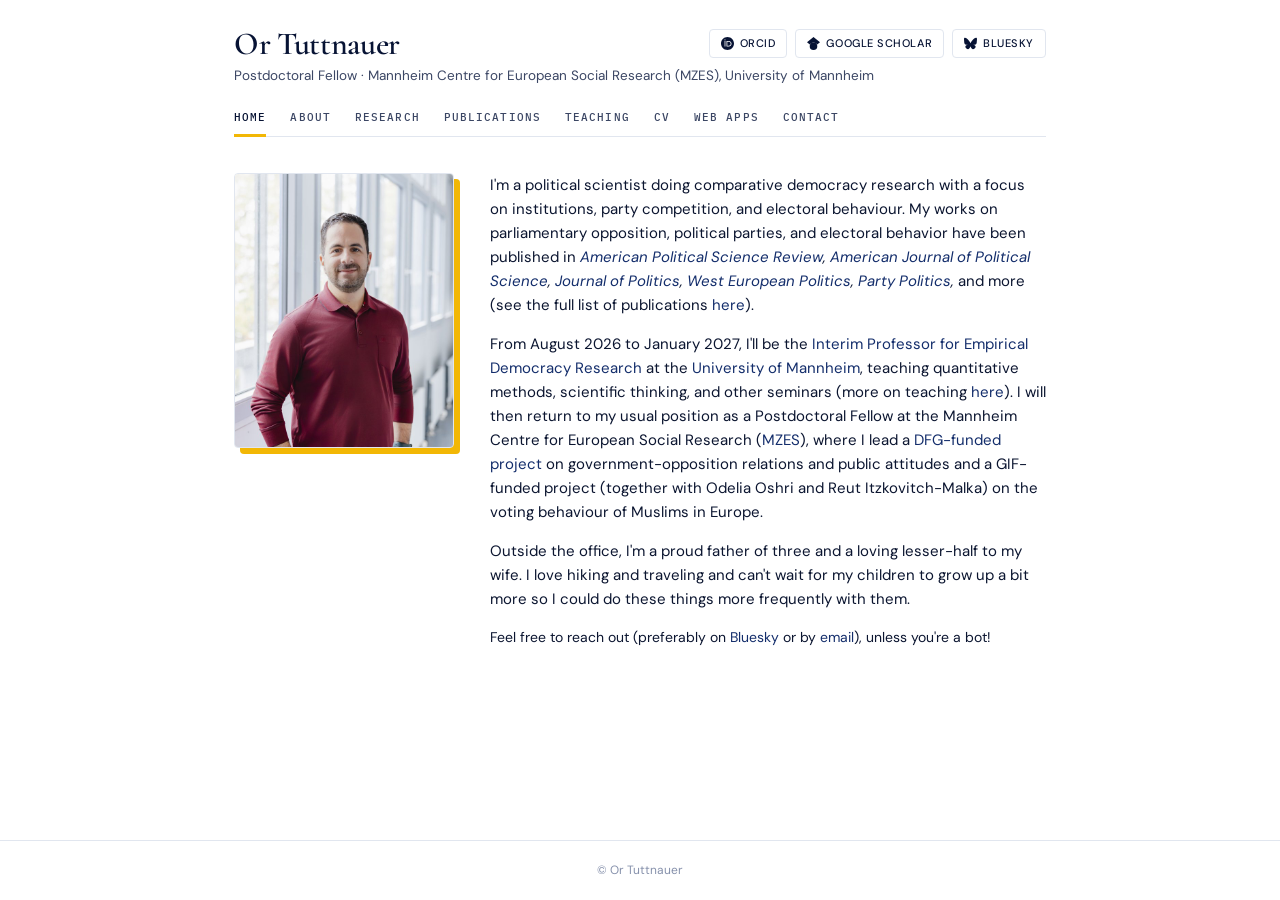
<file: index.html>
<!DOCTYPE html>
<html lang="en">
<head>
<meta charset="UTF-8">
<meta name="viewport" content="width=device-width, initial-scale=1.0">
<title>Or Tuttnauer</title>
<meta name="description" content="Or Tuttnauer, political scientist — comparative democracy research, party competition, and electoral behaviour.">
<link rel="preconnect" href="https://fonts.googleapis.com">
<link rel="preconnect" href="https://fonts.gstatic.com" crossorigin>
<link href="https://fonts.googleapis.com/css2?family=Cormorant+Garamond:ital,wght@0,300;0,400;0,500;0,600;1,300;1,400;1,500&family=IBM+Plex+Mono:wght@400;500&family=DM+Sans:wght@300;400;500;600&display=swap" rel="stylesheet">
<link rel="stylesheet" href="/assets/style.css">
</head>
<body>
<div class="page-wrap">

  <header class="site-header">
    <a class="name" href="/">Or Tuttnauer</a>
    <p class="subtitle">Postdoctoral Fellow · Mannheim Centre for European Social Research (MZES), University of Mannheim</p>
    <div class="profile-links">
        <a class="profile-link" href="https://orcid.org/0000-0001-7338-3717" target="_blank" rel="noopener"><svg viewBox="0 0 24 24" fill="currentColor" aria-hidden="true"><path d="M12 0C5.372 0 0 5.372 0 12s5.372 12 12 12 12-5.372 12-12S18.628 0 12 0zM7.369 4.378c.525 0 .947.431.947.947s-.422.947-.947.947-.946-.431-.946-.947.421-.947.946-.947zm-.722 3.038h1.444v10.041H6.647V7.416zm3.562 0h3.9c3.712 0 5.344 2.653 5.344 5.025 0 2.578-2.016 5.016-5.325 5.016h-3.919V7.416zm1.444 1.303v7.444h2.297c3.272 0 3.862-2.203 3.862-3.722 0-2.016-1.116-3.722-3.781-3.722h-2.378z"/></svg> ORCID</a>
        <a class="profile-link" href="https://scholar.google.com/citations?user=W1PkZGIAAAAJ" target="_blank" rel="noopener"><svg viewBox="0 0 24 24" fill="currentColor" aria-hidden="true"><path d="M5.242 13.769L0 9.5 12 0l12 9.5-5.242 4.269C17.548 11.249 14.978 9.5 12 9.5c-2.977 0-5.548 1.748-6.758 4.269zM12 10a7 7 0 1 0 0 14 7 7 0 0 0 0-14z"/></svg> Google Scholar</a>
        <a class="profile-link" href="https://bsky.app/profile/ortuttnauer.com" target="_blank" rel="noopener"><svg viewBox="0 0 24 24" fill="currentColor" aria-hidden="true"><path d="M5.2 2.9C7.9 4.9 10.9 9.1 12 11.4c1.1-2.3 4.1-6.5 6.8-8.5 2-1.5 5.2-2.6 5.2 1 0 .7-.4 6.1-.6 7-.8 3.1-4 3.9-6.8 3.4 4.9.8 6.2 3.6 3.5 6.4-5.1 5.2-7.3-1.3-7.9-3-.1-.3-.2-.5-.2-.3 0-.2-.1 0-.2.3-.6 1.7-2.8 8.2-7.9 3-2.7-2.8-1.4-5.6 3.5-6.4-2.8.5-6-.3-6.8-3.4C.4 10 0 4.6 0 3.9c0-3.6 3.2-2.5 5.2-1z"/></svg> Bluesky</a>
      </div>
    <nav class="site-nav" aria-label="Main">
        <a href="/" aria-current="page">Home</a>
        <a href="/about/">About</a>
        <a href="/research/">Research</a>
        <a href="/publications/">Publications</a>
        <a href="/teaching/">Teaching</a>
        <a href="/cv/">CV</a>
        <a href="/web-apps/">Web Apps</a>
        <a href="/contact/">Contact</a>
    </nav>
  </header>

  <main>
<section class="intro">
      <img class="portrait" src="/assets/portrait.jpg" alt="Portrait of Or Tuttnauer">
      <div class="prose">
        <p>I'm a political scientist doing comparative democracy research with a focus on institutions, party competition, and electoral behaviour. My works on parliamentary opposition, political parties, and electoral behavior have been published in <em><a href="https://doi.org/10.1017/S0003055422000338" target="_blank" rel="noopener">American Political Science Review</a>, <a href="https://doi.org/10.1111/ajps.12696" target="_blank" rel="noopener">American Journal of Political Science</a>, <a href="https://doi.org/10.1086/709835" target="_blank" rel="noopener">Journal of Politics</a>, <a href="https://doi.org/10.1080/01402382.2021.1886519" target="_blank" rel="noopener">West European Politics</a>, <a href="https://doi.org/10.1177/13540688211060658" target="_blank" rel="noopener">Party Politics</a>,</em> and more (see the full list of publications <a href="/publications/">here</a>).</p>
        <p>From August 2026 to January 2027, I'll be the <a href="https://www.sowi.uni-mannheim.de/traunmueller/team/or-tuttnauer/">Interim Professor for Empirical Democracy Research</a> at the <a href="https://www.uni-mannheim.de">University of Mannheim</a>, teaching quantitative methods, scientific thinking, and other seminars (more on teaching <a href="/teaching/">here</a>). I will then return to my usual position as a Postdoctoral Fellow at the Mannheim Centre for European Social Research (<a href="https://www.mzes.uni-mannheim.de">MZES</a>), where I lead a <a href="/research/">DFG-funded project</a> on government-opposition relations and public attitudes and a GIF-funded project (together with Odelia Oshri and Reut Itzkovitch-Malka) on the voting behaviour of Muslims in Europe.</p>
        <p>Outside the office, I'm a proud father of three and a loving lesser-half to my wife. I love hiking and traveling and can't wait for my children to grow up a bit more so I could do these things more frequently with them.</p>
        <p class="closing-note">Feel free to reach out (preferably on <a href="https://bsky.app/profile/ortuttnauer.com" target="_blank" rel="noopener">Bluesky</a> or by <a href="/contact/">email</a>), unless you're a bot!</p>
      </div>
    </section>
  </main>

</div>

<footer class="page-footer">
  © Or Tuttnauer
</footer>
</body>
</html>
</file>
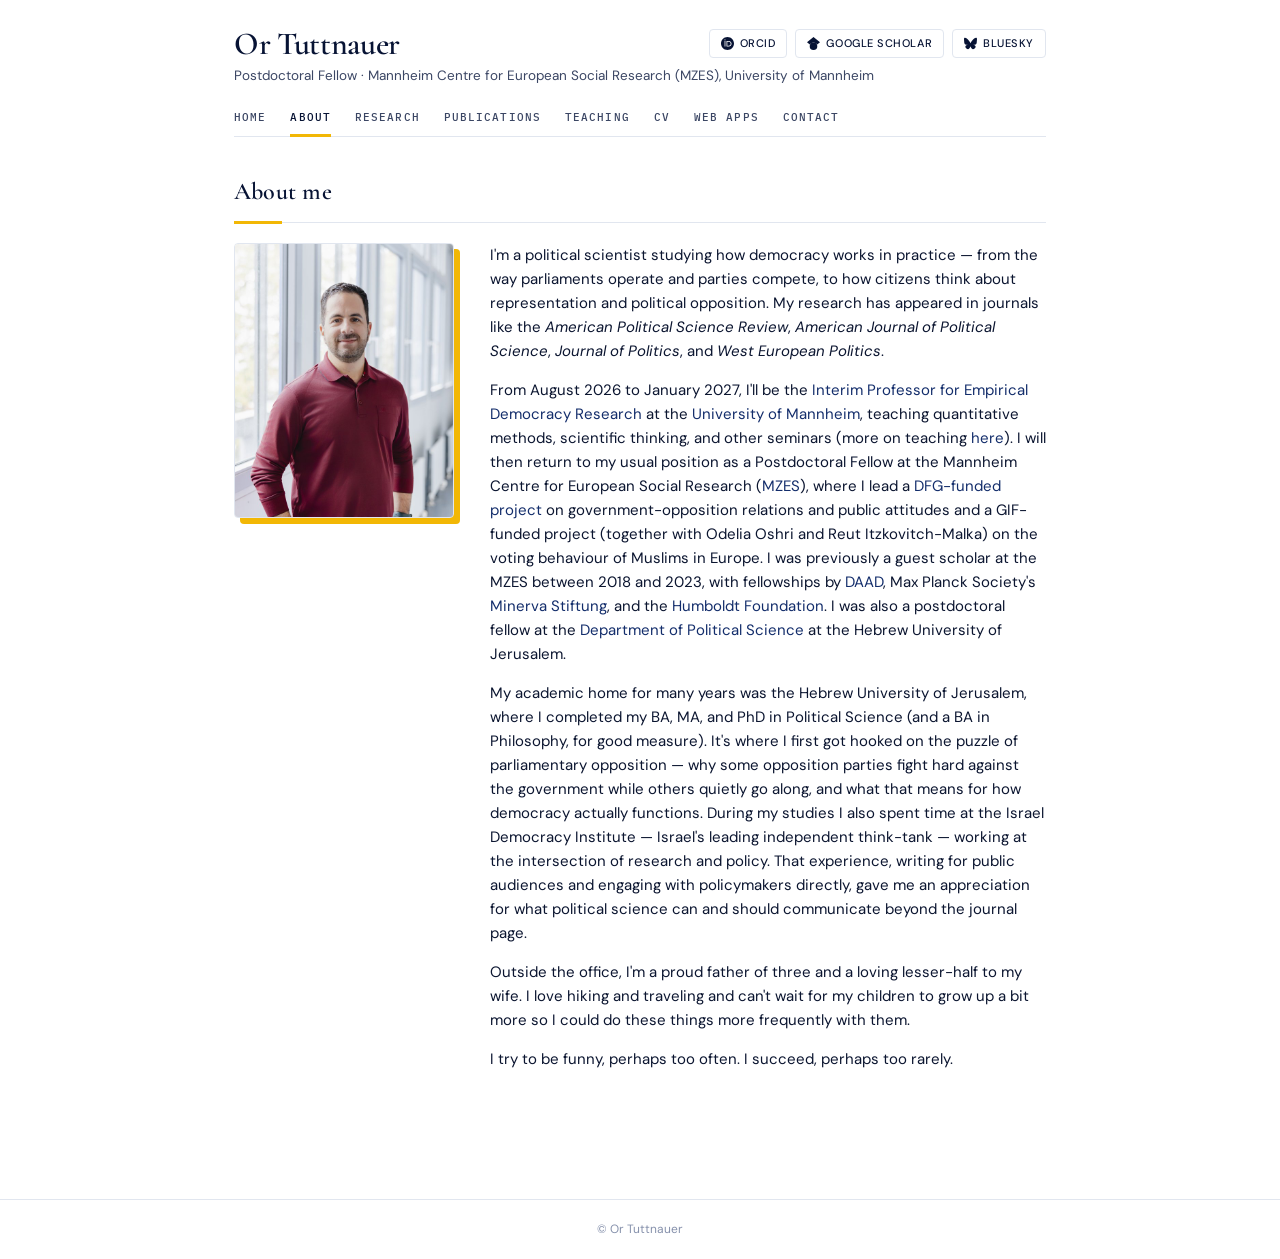
<file: about/index.html>
<!DOCTYPE html>
<html lang="en">
<head>
<meta charset="UTF-8">
<meta name="viewport" content="width=device-width, initial-scale=1.0">
<title>About — Or Tuttnauer</title>
<meta name="description" content="Or Tuttnauer, political scientist — comparative democracy research, party competition, and electoral behaviour.">
<link rel="preconnect" href="https://fonts.googleapis.com">
<link rel="preconnect" href="https://fonts.gstatic.com" crossorigin>
<link href="https://fonts.googleapis.com/css2?family=Cormorant+Garamond:ital,wght@0,300;0,400;0,500;0,600;1,300;1,400;1,500&family=IBM+Plex+Mono:wght@400;500&family=DM+Sans:wght@300;400;500;600&display=swap" rel="stylesheet">
<link rel="stylesheet" href="/assets/style.css">
</head>
<body>
<div class="page-wrap">

  <header class="site-header">
    <a class="name" href="/">Or Tuttnauer</a>
    <p class="subtitle">Postdoctoral Fellow · Mannheim Centre for European Social Research (MZES), University of Mannheim</p>
    <div class="profile-links">
        <a class="profile-link" href="https://orcid.org/0000-0001-7338-3717" target="_blank" rel="noopener"><svg viewBox="0 0 24 24" fill="currentColor" aria-hidden="true"><path d="M12 0C5.372 0 0 5.372 0 12s5.372 12 12 12 12-5.372 12-12S18.628 0 12 0zM7.369 4.378c.525 0 .947.431.947.947s-.422.947-.947.947-.946-.431-.946-.947.421-.947.946-.947zm-.722 3.038h1.444v10.041H6.647V7.416zm3.562 0h3.9c3.712 0 5.344 2.653 5.344 5.025 0 2.578-2.016 5.016-5.325 5.016h-3.919V7.416zm1.444 1.303v7.444h2.297c3.272 0 3.862-2.203 3.862-3.722 0-2.016-1.116-3.722-3.781-3.722h-2.378z"/></svg> ORCID</a>
        <a class="profile-link" href="https://scholar.google.com/citations?user=W1PkZGIAAAAJ" target="_blank" rel="noopener"><svg viewBox="0 0 24 24" fill="currentColor" aria-hidden="true"><path d="M5.242 13.769L0 9.5 12 0l12 9.5-5.242 4.269C17.548 11.249 14.978 9.5 12 9.5c-2.977 0-5.548 1.748-6.758 4.269zM12 10a7 7 0 1 0 0 14 7 7 0 0 0 0-14z"/></svg> Google Scholar</a>
        <a class="profile-link" href="https://bsky.app/profile/ortuttnauer.com" target="_blank" rel="noopener"><svg viewBox="0 0 24 24" fill="currentColor" aria-hidden="true"><path d="M5.2 2.9C7.9 4.9 10.9 9.1 12 11.4c1.1-2.3 4.1-6.5 6.8-8.5 2-1.5 5.2-2.6 5.2 1 0 .7-.4 6.1-.6 7-.8 3.1-4 3.9-6.8 3.4 4.9.8 6.2 3.6 3.5 6.4-5.1 5.2-7.3-1.3-7.9-3-.1-.3-.2-.5-.2-.3 0-.2-.1 0-.2.3-.6 1.7-2.8 8.2-7.9 3-2.7-2.8-1.4-5.6 3.5-6.4-2.8.5-6-.3-6.8-3.4C.4 10 0 4.6 0 3.9c0-3.6 3.2-2.5 5.2-1z"/></svg> Bluesky</a>
      </div>
    <nav class="site-nav" aria-label="Main">
        <a href="/">Home</a>
        <a href="/about/" aria-current="page">About</a>
        <a href="/research/">Research</a>
        <a href="/publications/">Publications</a>
        <a href="/teaching/">Teaching</a>
        <a href="/cv/">CV</a>
        <a href="/web-apps/">Web Apps</a>
        <a href="/contact/">Contact</a>
    </nav>
  </header>

  <main>
<section class="section">
      <h1 class="section-title">About me</h1>
      <div class="intro">
      <img class="portrait" src="/assets/portrait.jpg" alt="Portrait of Or Tuttnauer">
      <div class="prose">
        <p>I'm a political scientist studying how democracy works in practice — from the way parliaments operate and parties compete, to how citizens think about representation and political opposition. My research has appeared in journals like the <em>American Political Science Review</em>, <em>American Journal of Political Science</em>, <em>Journal of Politics</em>, and <em>West European Politics</em>.</p>
        <p>From August 2026 to January 2027, I'll be the <a href="https://www.sowi.uni-mannheim.de/traunmueller/team/or-tuttnauer/">Interim Professor for Empirical Democracy Research</a> at the <a href="https://www.uni-mannheim.de">University of Mannheim</a>, teaching quantitative methods, scientific thinking, and other seminars (more on teaching <a href="/teaching/">here</a>). I will then return to my usual position as a Postdoctoral Fellow at the Mannheim Centre for European Social Research (<a href="https://www.mzes.uni-mannheim.de">MZES</a>), where I lead a <a href="/research/">DFG-funded project</a> on government-opposition relations and public attitudes and a GIF-funded project (together with Odelia Oshri and Reut Itzkovitch-Malka) on the voting behaviour of Muslims in Europe. I was previously a guest scholar at the MZES between 2018 and 2023, with fellowships by <a href="https://www.daad.de">DAAD</a>, Max Planck Society's <a href="https://minerva.mpg.de">Minerva Stiftung</a>, and the <a href="https://www.humboldt-foundation.de/en/">Humboldt Foundation</a>. I was also a postdoctoral fellow at the <a href="https://politics.huji.ac.il">Department of Political Science</a> at the Hebrew University of Jerusalem.</p>
        <p>My academic home for many years was the Hebrew University of Jerusalem, where I completed my BA, MA, and PhD in Political Science (and a BA in Philosophy, for good measure). It's where I first got hooked on the puzzle of parliamentary opposition — why some opposition parties fight hard against the government while others quietly go along, and what that means for how democracy actually functions. During my studies I also spent time at the Israel Democracy Institute — Israel's leading independent think-tank — working at the intersection of research and policy. That experience, writing for public audiences and engaging with policymakers directly, gave me an appreciation for what political science can and should communicate beyond the journal page.</p>
        <p>Outside the office, I'm a proud father of three and a loving lesser-half to my wife. I love hiking and traveling and can't wait for my children to grow up a bit more so I could do these things more frequently with them.</p>
        <p>I try to be funny, perhaps too often. I succeed, perhaps too rarely.</p>
      </div>
      </div>
    </section>
  </main>

</div>

<footer class="page-footer">
  © Or Tuttnauer
</footer>
</body>
</html>
</file>
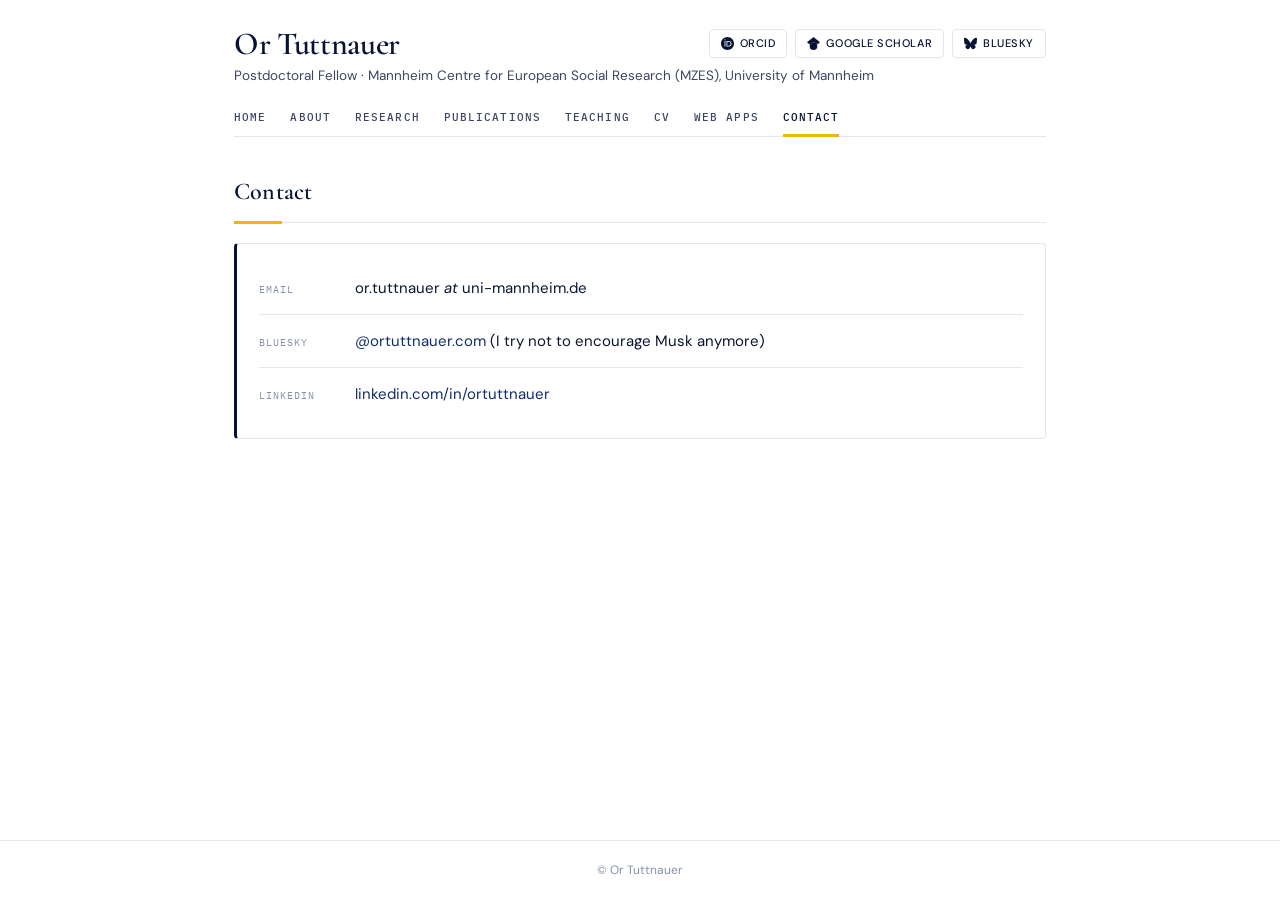
<file: contact/index.html>
<!DOCTYPE html>
<html lang="en">
<head>
<meta charset="UTF-8">
<meta name="viewport" content="width=device-width, initial-scale=1.0">
<title>Contact — Or Tuttnauer</title>
<meta name="description" content="Or Tuttnauer, political scientist — comparative democracy research, party competition, and electoral behaviour.">
<link rel="preconnect" href="https://fonts.googleapis.com">
<link rel="preconnect" href="https://fonts.gstatic.com" crossorigin>
<link href="https://fonts.googleapis.com/css2?family=Cormorant+Garamond:ital,wght@0,300;0,400;0,500;0,600;1,300;1,400;1,500&family=IBM+Plex+Mono:wght@400;500&family=DM+Sans:wght@300;400;500;600&display=swap" rel="stylesheet">
<link rel="stylesheet" href="/assets/style.css">
</head>
<body>
<div class="page-wrap">

  <header class="site-header">
    <a class="name" href="/">Or Tuttnauer</a>
    <p class="subtitle">Postdoctoral Fellow · Mannheim Centre for European Social Research (MZES), University of Mannheim</p>
    <div class="profile-links">
        <a class="profile-link" href="https://orcid.org/0000-0001-7338-3717" target="_blank" rel="noopener"><svg viewBox="0 0 24 24" fill="currentColor" aria-hidden="true"><path d="M12 0C5.372 0 0 5.372 0 12s5.372 12 12 12 12-5.372 12-12S18.628 0 12 0zM7.369 4.378c.525 0 .947.431.947.947s-.422.947-.947.947-.946-.431-.946-.947.421-.947.946-.947zm-.722 3.038h1.444v10.041H6.647V7.416zm3.562 0h3.9c3.712 0 5.344 2.653 5.344 5.025 0 2.578-2.016 5.016-5.325 5.016h-3.919V7.416zm1.444 1.303v7.444h2.297c3.272 0 3.862-2.203 3.862-3.722 0-2.016-1.116-3.722-3.781-3.722h-2.378z"/></svg> ORCID</a>
        <a class="profile-link" href="https://scholar.google.com/citations?user=W1PkZGIAAAAJ" target="_blank" rel="noopener"><svg viewBox="0 0 24 24" fill="currentColor" aria-hidden="true"><path d="M5.242 13.769L0 9.5 12 0l12 9.5-5.242 4.269C17.548 11.249 14.978 9.5 12 9.5c-2.977 0-5.548 1.748-6.758 4.269zM12 10a7 7 0 1 0 0 14 7 7 0 0 0 0-14z"/></svg> Google Scholar</a>
        <a class="profile-link" href="https://bsky.app/profile/ortuttnauer.com" target="_blank" rel="noopener"><svg viewBox="0 0 24 24" fill="currentColor" aria-hidden="true"><path d="M5.2 2.9C7.9 4.9 10.9 9.1 12 11.4c1.1-2.3 4.1-6.5 6.8-8.5 2-1.5 5.2-2.6 5.2 1 0 .7-.4 6.1-.6 7-.8 3.1-4 3.9-6.8 3.4 4.9.8 6.2 3.6 3.5 6.4-5.1 5.2-7.3-1.3-7.9-3-.1-.3-.2-.5-.2-.3 0-.2-.1 0-.2.3-.6 1.7-2.8 8.2-7.9 3-2.7-2.8-1.4-5.6 3.5-6.4-2.8.5-6-.3-6.8-3.4C.4 10 0 4.6 0 3.9c0-3.6 3.2-2.5 5.2-1z"/></svg> Bluesky</a>
      </div>
    <nav class="site-nav" aria-label="Main">
        <a href="/">Home</a>
        <a href="/about/">About</a>
        <a href="/research/">Research</a>
        <a href="/publications/">Publications</a>
        <a href="/teaching/">Teaching</a>
        <a href="/cv/">CV</a>
        <a href="/web-apps/">Web Apps</a>
        <a href="/contact/" aria-current="page">Contact</a>
    </nav>
  </header>

  <main>
<h1 class="section-title">Contact</h1>
    <div class="card">
      <div class="contact-row"><span class="contact-label">Email</span><span>or.tuttnauer <em>at</em> uni-mannheim.de</span></div>
      <div class="contact-row"><span class="contact-label">Bluesky</span><span><a href="https://bsky.app/profile/ortuttnauer.com" target="_blank" rel="noopener">@ortuttnauer.com</a> (I try not to encourage Musk anymore)</span></div>
      <div class="contact-row"><span class="contact-label">LinkedIn</span><span><a href="https://www.linkedin.com/in/ortuttnauer/" target="_blank" rel="noopener">linkedin.com/in/ortuttnauer</a></span></div>
    </div>
  </main>

</div>

<footer class="page-footer">
  © Or Tuttnauer
</footer>
</body>
</html>
</file>
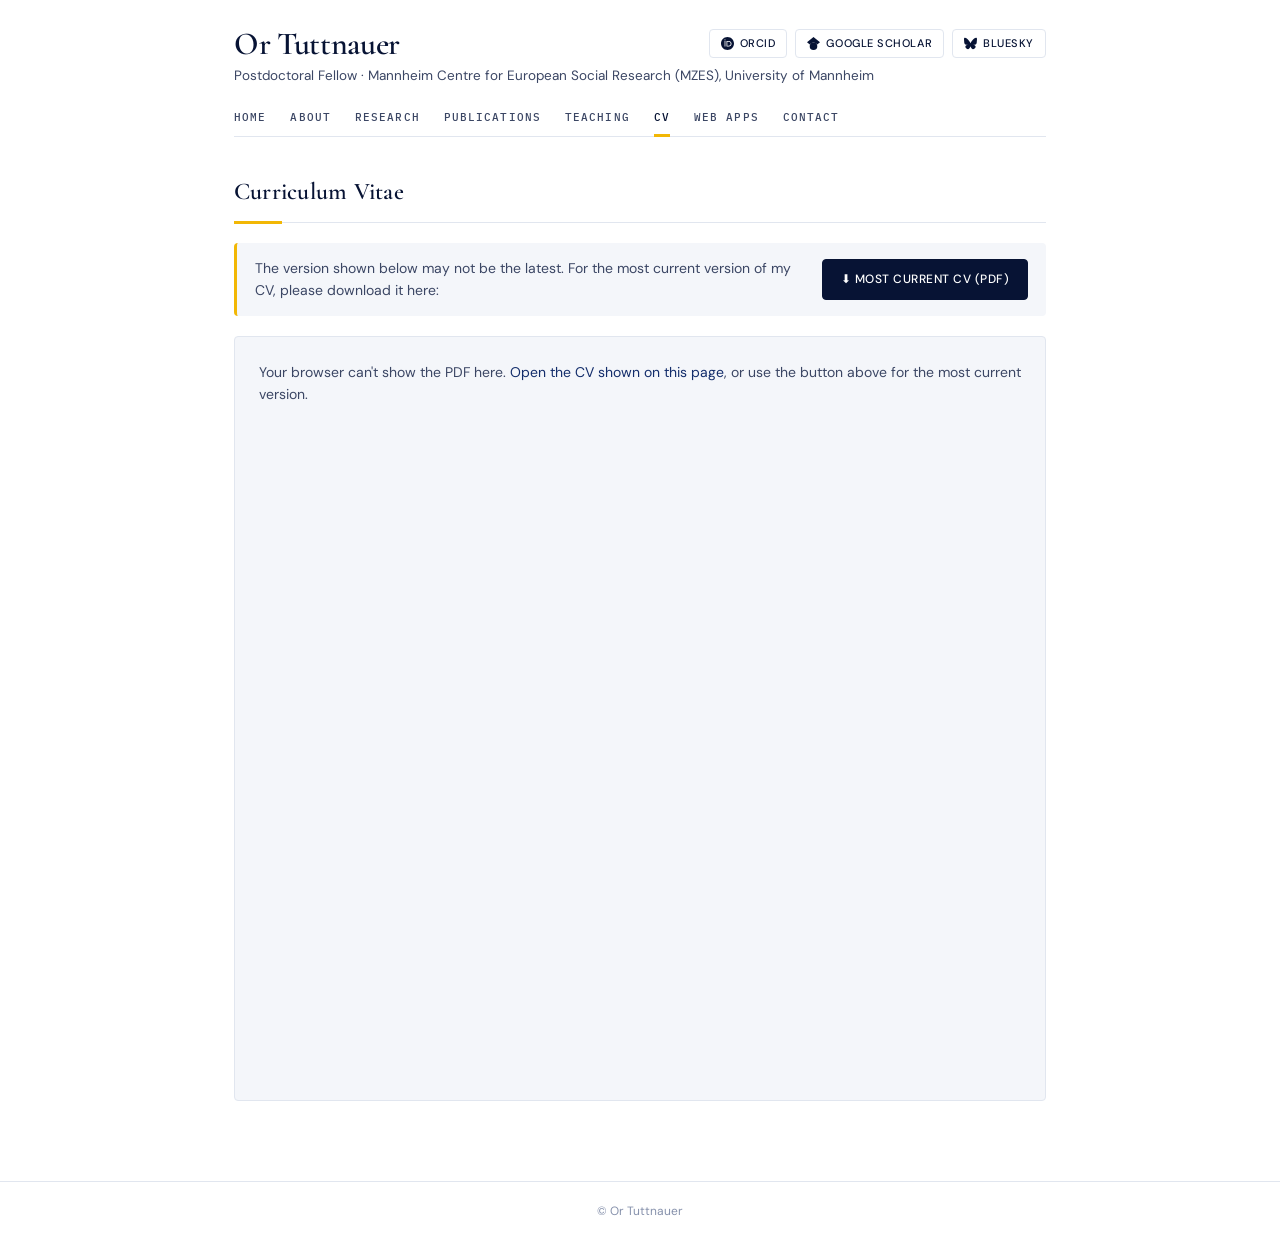
<file: cv/index.html>
<!DOCTYPE html>
<html lang="en">
<head>
<meta charset="UTF-8">
<meta name="viewport" content="width=device-width, initial-scale=1.0">
<title>CV — Or Tuttnauer</title>
<meta name="description" content="Or Tuttnauer, political scientist — comparative democracy research, party competition, and electoral behaviour.">
<link rel="preconnect" href="https://fonts.googleapis.com">
<link rel="preconnect" href="https://fonts.gstatic.com" crossorigin>
<link href="https://fonts.googleapis.com/css2?family=Cormorant+Garamond:ital,wght@0,300;0,400;0,500;0,600;1,300;1,400;1,500&family=IBM+Plex+Mono:wght@400;500&family=DM+Sans:wght@300;400;500;600&display=swap" rel="stylesheet">
<link rel="stylesheet" href="/assets/style.css">
</head>
<body>
<div class="page-wrap">

  <header class="site-header">
    <a class="name" href="/">Or Tuttnauer</a>
    <p class="subtitle">Postdoctoral Fellow · Mannheim Centre for European Social Research (MZES), University of Mannheim</p>
    <div class="profile-links">
        <a class="profile-link" href="https://orcid.org/0000-0001-7338-3717" target="_blank" rel="noopener"><svg viewBox="0 0 24 24" fill="currentColor" aria-hidden="true"><path d="M12 0C5.372 0 0 5.372 0 12s5.372 12 12 12 12-5.372 12-12S18.628 0 12 0zM7.369 4.378c.525 0 .947.431.947.947s-.422.947-.947.947-.946-.431-.946-.947.421-.947.946-.947zm-.722 3.038h1.444v10.041H6.647V7.416zm3.562 0h3.9c3.712 0 5.344 2.653 5.344 5.025 0 2.578-2.016 5.016-5.325 5.016h-3.919V7.416zm1.444 1.303v7.444h2.297c3.272 0 3.862-2.203 3.862-3.722 0-2.016-1.116-3.722-3.781-3.722h-2.378z"/></svg> ORCID</a>
        <a class="profile-link" href="https://scholar.google.com/citations?user=W1PkZGIAAAAJ" target="_blank" rel="noopener"><svg viewBox="0 0 24 24" fill="currentColor" aria-hidden="true"><path d="M5.242 13.769L0 9.5 12 0l12 9.5-5.242 4.269C17.548 11.249 14.978 9.5 12 9.5c-2.977 0-5.548 1.748-6.758 4.269zM12 10a7 7 0 1 0 0 14 7 7 0 0 0 0-14z"/></svg> Google Scholar</a>
        <a class="profile-link" href="https://bsky.app/profile/ortuttnauer.com" target="_blank" rel="noopener"><svg viewBox="0 0 24 24" fill="currentColor" aria-hidden="true"><path d="M5.2 2.9C7.9 4.9 10.9 9.1 12 11.4c1.1-2.3 4.1-6.5 6.8-8.5 2-1.5 5.2-2.6 5.2 1 0 .7-.4 6.1-.6 7-.8 3.1-4 3.9-6.8 3.4 4.9.8 6.2 3.6 3.5 6.4-5.1 5.2-7.3-1.3-7.9-3-.1-.3-.2-.5-.2-.3 0-.2-.1 0-.2.3-.6 1.7-2.8 8.2-7.9 3-2.7-2.8-1.4-5.6 3.5-6.4-2.8.5-6-.3-6.8-3.4C.4 10 0 4.6 0 3.9c0-3.6 3.2-2.5 5.2-1z"/></svg> Bluesky</a>
      </div>
    <nav class="site-nav" aria-label="Main">
        <a href="/">Home</a>
        <a href="/about/">About</a>
        <a href="/research/">Research</a>
        <a href="/publications/">Publications</a>
        <a href="/teaching/">Teaching</a>
        <a href="/cv/" aria-current="page">CV</a>
        <a href="/web-apps/">Web Apps</a>
        <a href="/contact/">Contact</a>
    </nav>
  </header>

  <main>
<h1 class="section-title">Curriculum Vitae</h1>
    <div class="cv-current">
      <p>The version shown below may not be the latest. For the most current version of my CV, please download it here:</p>
      <a class="button" href="https://www.dropbox.com/s/tknbdk7cz3o2qxb/Tuttnauer%20Or%20-%20CV%20updated%20for%20web.pdf?dl=0" target="_blank" rel="noopener">⬇ Most current CV (PDF)</a>
    </div>
    <object class="cv-frame" data="/assets/Tuttnauer_CV.pdf#view=FitH" type="application/pdf" aria-label="CV of Or Tuttnauer (PDF)">
      <p class="cv-fallback">Your browser can't show the PDF here. <a href="/assets/Tuttnauer_CV.pdf" target="_blank" rel="noopener">Open the CV shown on this page</a>, or use the button above for the most current version.</p>
    </object>
  </main>

</div>

<footer class="page-footer">
  © Or Tuttnauer
</footer>
</body>
</html>
</file>
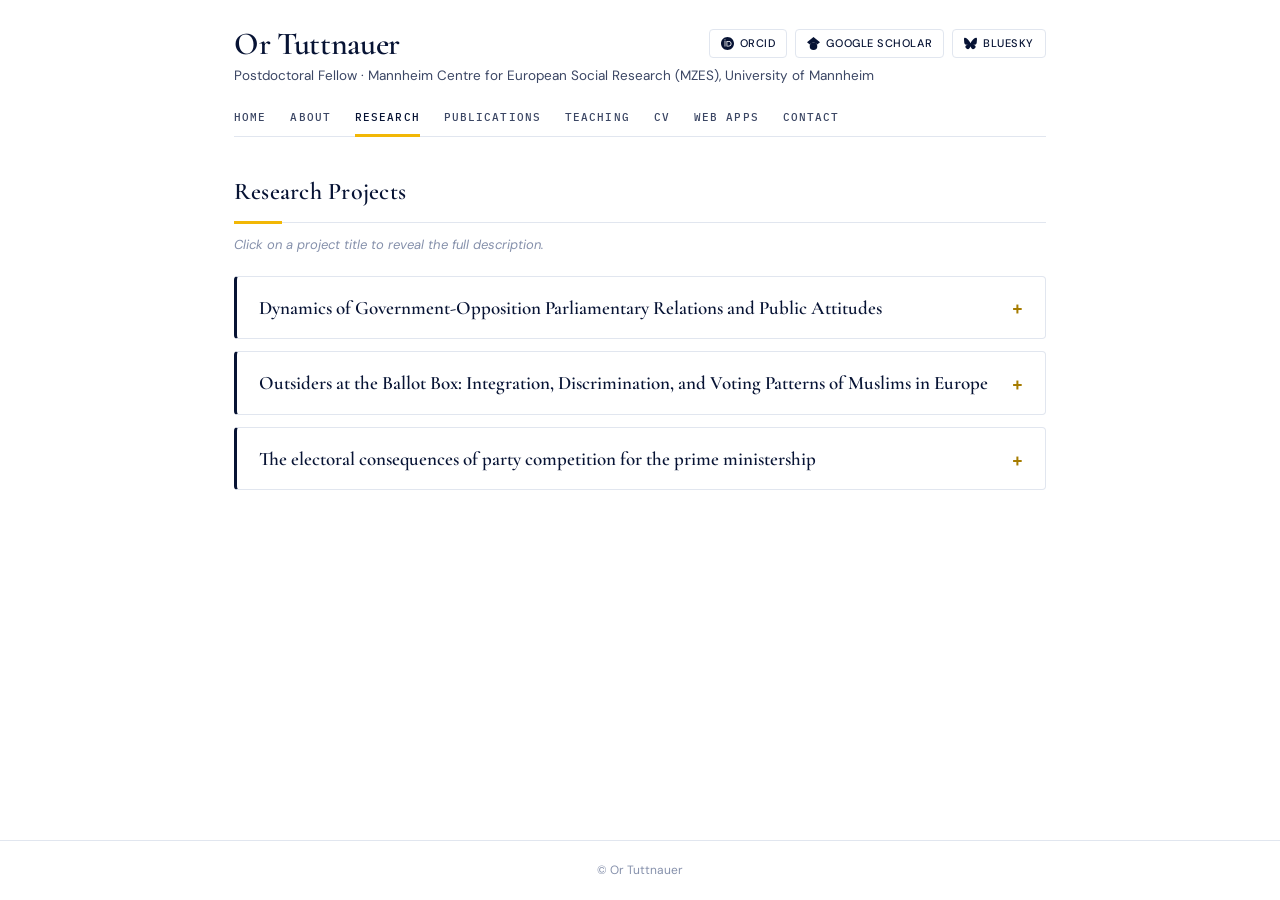
<file: research/index.html>
<!DOCTYPE html>
<html lang="en">
<head>
<meta charset="UTF-8">
<meta name="viewport" content="width=device-width, initial-scale=1.0">
<title>Research — Or Tuttnauer</title>
<meta name="description" content="Or Tuttnauer, political scientist — comparative democracy research, party competition, and electoral behaviour.">
<link rel="preconnect" href="https://fonts.googleapis.com">
<link rel="preconnect" href="https://fonts.gstatic.com" crossorigin>
<link href="https://fonts.googleapis.com/css2?family=Cormorant+Garamond:ital,wght@0,300;0,400;0,500;0,600;1,300;1,400;1,500&family=IBM+Plex+Mono:wght@400;500&family=DM+Sans:wght@300;400;500;600&display=swap" rel="stylesheet">
<link rel="stylesheet" href="/assets/style.css">
</head>
<body>
<div class="page-wrap">

  <header class="site-header">
    <a class="name" href="/">Or Tuttnauer</a>
    <p class="subtitle">Postdoctoral Fellow · Mannheim Centre for European Social Research (MZES), University of Mannheim</p>
    <div class="profile-links">
        <a class="profile-link" href="https://orcid.org/0000-0001-7338-3717" target="_blank" rel="noopener"><svg viewBox="0 0 24 24" fill="currentColor" aria-hidden="true"><path d="M12 0C5.372 0 0 5.372 0 12s5.372 12 12 12 12-5.372 12-12S18.628 0 12 0zM7.369 4.378c.525 0 .947.431.947.947s-.422.947-.947.947-.946-.431-.946-.947.421-.947.946-.947zm-.722 3.038h1.444v10.041H6.647V7.416zm3.562 0h3.9c3.712 0 5.344 2.653 5.344 5.025 0 2.578-2.016 5.016-5.325 5.016h-3.919V7.416zm1.444 1.303v7.444h2.297c3.272 0 3.862-2.203 3.862-3.722 0-2.016-1.116-3.722-3.781-3.722h-2.378z"/></svg> ORCID</a>
        <a class="profile-link" href="https://scholar.google.com/citations?user=W1PkZGIAAAAJ" target="_blank" rel="noopener"><svg viewBox="0 0 24 24" fill="currentColor" aria-hidden="true"><path d="M5.242 13.769L0 9.5 12 0l12 9.5-5.242 4.269C17.548 11.249 14.978 9.5 12 9.5c-2.977 0-5.548 1.748-6.758 4.269zM12 10a7 7 0 1 0 0 14 7 7 0 0 0 0-14z"/></svg> Google Scholar</a>
        <a class="profile-link" href="https://bsky.app/profile/ortuttnauer.com" target="_blank" rel="noopener"><svg viewBox="0 0 24 24" fill="currentColor" aria-hidden="true"><path d="M5.2 2.9C7.9 4.9 10.9 9.1 12 11.4c1.1-2.3 4.1-6.5 6.8-8.5 2-1.5 5.2-2.6 5.2 1 0 .7-.4 6.1-.6 7-.8 3.1-4 3.9-6.8 3.4 4.9.8 6.2 3.6 3.5 6.4-5.1 5.2-7.3-1.3-7.9-3-.1-.3-.2-.5-.2-.3 0-.2-.1 0-.2.3-.6 1.7-2.8 8.2-7.9 3-2.7-2.8-1.4-5.6 3.5-6.4-2.8.5-6-.3-6.8-3.4C.4 10 0 4.6 0 3.9c0-3.6 3.2-2.5 5.2-1z"/></svg> Bluesky</a>
      </div>
    <nav class="site-nav" aria-label="Main">
        <a href="/">Home</a>
        <a href="/about/">About</a>
        <a href="/research/" aria-current="page">Research</a>
        <a href="/publications/">Publications</a>
        <a href="/teaching/">Teaching</a>
        <a href="/cv/">CV</a>
        <a href="/web-apps/">Web Apps</a>
        <a href="/contact/">Contact</a>
    </nav>
  </header>

  <main>
<h1 class="section-title">Research Projects</h1>
    <p class="page-intro">Click on a project title to reveal the full description.</p>

    <div class="card-list">

      <details class="card">
        <summary>Dynamics of Government-Opposition Parliamentary Relations and Public Attitudes</summary>
        <div class="prose">
          <p class="dates">March 2023 – July 2027</p>
          <p><strong>Conflict</strong> lies at the heart of all politics. Even the most minimalist definition of democracy entails competition between candidates for public support. However, <strong>cooperation</strong> is also a central and necessary part of politics as the process by which society arrives at joint decisions. Aggregating interests and gaining majority support is inherent to politics in a modern democracy and requires cooperation within and between parties. <strong>Political parties</strong>, as the main actors in modern democracies, are therefore in a constant need to strike a balance between competition and conflict on the one hand and cooperation and compromise on the other.</p>
          <p>Increasing dealignment, realignment, and electoral volatility push parties in opposite directions. The choices political elites make in how to interact with each other, to what extent these interactions are defined by negativity and conflict or by positivity and cooperation, affect, in turn, how citizens view political actors, institutions, and the democratic regime at large. Hence, elite political interactions may have fundamental implications for the quality and stability of representative democracy, which is why studying these interactions, their determinants, and their consequences is of utmost importance and urgency.</p>
          <p>In this project, I investigated the trade-offs between conflict and cooperation from both the parties’ and the voters’ perspectives. I aimed to answer two overarching questions. The first related to the determinants of party behaviour and sought to fill the gap in the literature regarding causes for the <em>change</em> in that behaviour. Therefore, the question was how changes in public opinion inputs – through polls and subnational electoral results – affect parties’ interactions in parliament. The second question pertained to the effects of said interactions on voters’ attitudes toward the government and the opposition parties. Answering both questions is akin to closing a theoretical circle: parties are theoretically assumed to act in parliament, largely because they expect voters to react to their actions in a certain way. I therefore studied not only whether parties indeed act in the manner the theory predicts them to but also whether voters indeed react as parties seem to expect them to.</p>
          <p>To answer the research questions, I constructed a broad comparative dataset of 12 countries, spanning overall 235 years of parliamentary activity, combining information on legislative votes, parliamentary speeches, electoral results, and polling data for all parties in the respective parliaments. Furthermore, I combined this dataset with several existing comparative surveys such as the CSES, ESS and Eurobarometer. Finally, I conducted a cross-national survey experiment to identify the micro-mechanisms underlying voters’ responses to party activity.</p>
        </div>
      </details>

      <details class="card">
        <summary>Outsiders at the Ballot Box: Integration, Discrimination, and Voting Patterns of Muslims in Europe</summary>
        <div class="prose">
          <p class="dates">October 2026 – September 2028</p>
          <p>A well-documented fact is that Muslim citizens tend to vote for left-wing parties in greater proportion than non-Muslims. In Western Europe, the gap in the vote for left-wing parties exceeds 30 percentage points and is extremely stable. Interestingly, the gap endures despite Muslims’ integration, which is expected to militate against group voting. Nevertheless, research on the voting behaviour of Muslims in Europe is not yet sufficiently developed. The proposed project aims to fill this lacuna, asking why it is that Muslims continue to vote as a group, and what factors account for their leaning towards the left.</p>
          <p>We propose a theoretical framework which explains Muslims’ voting preferences by taking account not only of their integration into the host society, but also of the social exclusion and discrimination to which they are regularly subjected as a group. We argue that exclusion moderates the effect of integration on the vote choice of Muslims, as it limits the scope of mobilisation opportunities and strengthens the salience of group identity and group interests in the voting calculus of the individual. Specifically, we contend that exclusion will have greater salience in the vote of Muslims who are more integrated into the host society than in the electoral choices of their co-ethnics who are less so.</p>
          <p>The empirical analysis will rely on online survey experiments and naturalistic quasi-experiments in Germany, Denmark, France and the UK. The experimental design of the surveys will expose Muslims to various manifestations of exclusion and thus will allow us to establish causality and identify mechanisms involved in the dynamic investigated.</p>
          <p>Methodologically, experimental data will inform a causal account of the political behaviour of a growing electoral group in Europe. Theoretically, our project will shed light on a phenomenon that has already substantively affected the electoral landscape in Europe and has the potential to reshape it altogether by rendering ethnic and religious identity a crucial dimension of party competition.</p>
        </div>
      </details>

      <details class="card">
        <summary>The electoral consequences of party competition for the prime ministership</summary>
        <div class="prose">
          <p class="dates">This project will begin in 2027.</p>
          <p>Prime ministers (PMs) hold a uniquely influential position in parliamentary democracy, the prevalent regime type in Europe and most established democracies. This is especially true in recent decades, with increasing political personalisation and the increasing centralisation of power and resources in the hands of the PM and his or her office. Several PMs have also played a major role in the democratic backsliding of their countries, highlighting the social and real-world importance of studying the role of the PM in a wider range of political aspects.</p>
          <p>Given the importance of PMs, the competition over the prime ministership presumably affects voters’ behaviour. However, most works do not theorise nor analyse this effect. If prime ministers and their parties wield such influence once in office, why do we know so little about how a party’s ability to compete for this position affects its electoral appeal?</p>
          <p>The proposed project will address this gap by studying the effect of the competition between parties striving for the role of formateur, the one to form and lead the next government.</p>
          <p>The project will answer the following research questions:</p>
          <ol>
            <li>Which party- and leader-related features determine which parties are considered as viable formateur candidate at a given election?</li>
            <li>What are the micro-level mechanisms that incentivise citizens to perform formateur-directed voting?</li>
          </ol>
          <p>I will employ a multi-pronged approach. First, I will analyse, using several approaches, what makes a party a potential PM party. Second, I will formulate a novel theory of formateur-directed voting that combines both macro- and micro-level factors and test it with a multifaceted experimental and survey design: a series of lab experiments to test the micro-level mechanisms of the theory in a controlled, abstract environment; and pre-election surveys and survey experiments at the German state and national levels to collect a large sample with varying electoral scenarios while keeping many other political factors constant.</p>
          <p>Beyond filling a glaring lacuna in the otherwise rich literature on voting behaviour, this project will contribute to the wider discipline by formalising the concept of a potential prime minister’s party. The project will also contribute to an ongoing debate on the role of individual versus common perceptions of electoral competition. Finally, the project will offer a better grasp of voting behaviour and its determinants, which is crucial in these times of shifting voting patterns, increased volatility, increased political personalisation, and challenges to the resilience of many European democracies.</p>
        </div>
      </details>

    </div>
  </main>

</div>

<footer class="page-footer">
  © Or Tuttnauer
</footer>
</body>
</html>
</file>
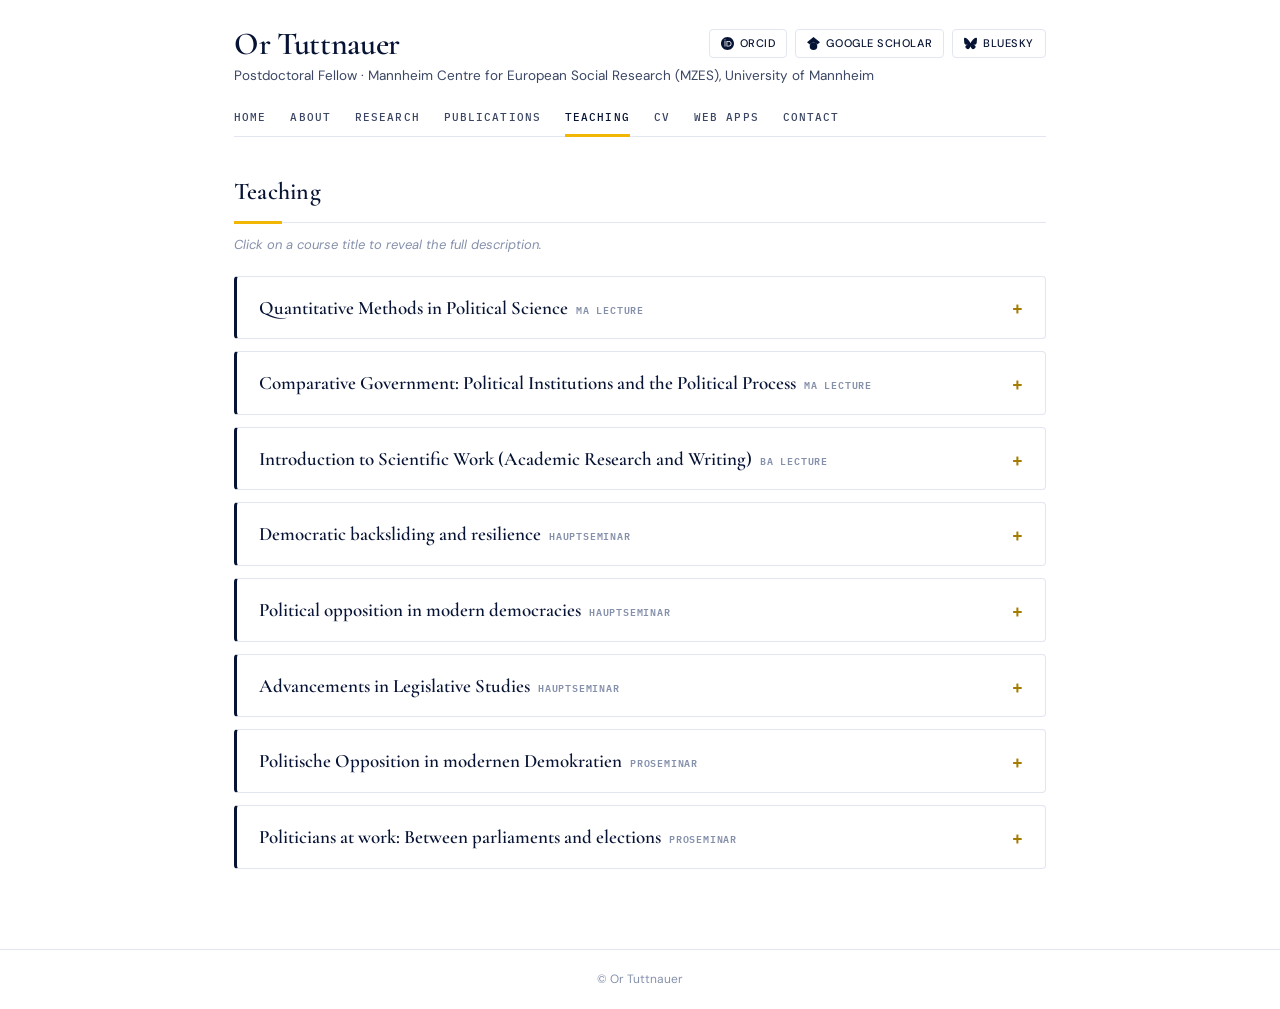
<file: teaching/index.html>
<!DOCTYPE html>
<html lang="en">
<head>
<meta charset="UTF-8">
<meta name="viewport" content="width=device-width, initial-scale=1.0">
<title>Teaching — Or Tuttnauer</title>
<meta name="description" content="Or Tuttnauer, political scientist — comparative democracy research, party competition, and electoral behaviour.">
<link rel="preconnect" href="https://fonts.googleapis.com">
<link rel="preconnect" href="https://fonts.gstatic.com" crossorigin>
<link href="https://fonts.googleapis.com/css2?family=Cormorant+Garamond:ital,wght@0,300;0,400;0,500;0,600;1,300;1,400;1,500&family=IBM+Plex+Mono:wght@400;500&family=DM+Sans:wght@300;400;500;600&display=swap" rel="stylesheet">
<link rel="stylesheet" href="/assets/style.css">
</head>
<body>
<div class="page-wrap">

  <header class="site-header">
    <a class="name" href="/">Or Tuttnauer</a>
    <p class="subtitle">Postdoctoral Fellow · Mannheim Centre for European Social Research (MZES), University of Mannheim</p>
    <div class="profile-links">
        <a class="profile-link" href="https://orcid.org/0000-0001-7338-3717" target="_blank" rel="noopener"><svg viewBox="0 0 24 24" fill="currentColor" aria-hidden="true"><path d="M12 0C5.372 0 0 5.372 0 12s5.372 12 12 12 12-5.372 12-12S18.628 0 12 0zM7.369 4.378c.525 0 .947.431.947.947s-.422.947-.947.947-.946-.431-.946-.947.421-.947.946-.947zm-.722 3.038h1.444v10.041H6.647V7.416zm3.562 0h3.9c3.712 0 5.344 2.653 5.344 5.025 0 2.578-2.016 5.016-5.325 5.016h-3.919V7.416zm1.444 1.303v7.444h2.297c3.272 0 3.862-2.203 3.862-3.722 0-2.016-1.116-3.722-3.781-3.722h-2.378z"/></svg> ORCID</a>
        <a class="profile-link" href="https://scholar.google.com/citations?user=W1PkZGIAAAAJ" target="_blank" rel="noopener"><svg viewBox="0 0 24 24" fill="currentColor" aria-hidden="true"><path d="M5.242 13.769L0 9.5 12 0l12 9.5-5.242 4.269C17.548 11.249 14.978 9.5 12 9.5c-2.977 0-5.548 1.748-6.758 4.269zM12 10a7 7 0 1 0 0 14 7 7 0 0 0 0-14z"/></svg> Google Scholar</a>
        <a class="profile-link" href="https://bsky.app/profile/ortuttnauer.com" target="_blank" rel="noopener"><svg viewBox="0 0 24 24" fill="currentColor" aria-hidden="true"><path d="M5.2 2.9C7.9 4.9 10.9 9.1 12 11.4c1.1-2.3 4.1-6.5 6.8-8.5 2-1.5 5.2-2.6 5.2 1 0 .7-.4 6.1-.6 7-.8 3.1-4 3.9-6.8 3.4 4.9.8 6.2 3.6 3.5 6.4-5.1 5.2-7.3-1.3-7.9-3-.1-.3-.2-.5-.2-.3 0-.2-.1 0-.2.3-.6 1.7-2.8 8.2-7.9 3-2.7-2.8-1.4-5.6 3.5-6.4-2.8.5-6-.3-6.8-3.4C.4 10 0 4.6 0 3.9c0-3.6 3.2-2.5 5.2-1z"/></svg> Bluesky</a>
      </div>
    <nav class="site-nav" aria-label="Main">
        <a href="/">Home</a>
        <a href="/about/">About</a>
        <a href="/research/">Research</a>
        <a href="/publications/">Publications</a>
        <a href="/teaching/" aria-current="page">Teaching</a>
        <a href="/cv/">CV</a>
        <a href="/web-apps/">Web Apps</a>
        <a href="/contact/">Contact</a>
    </nav>
  </header>

  <main>
<h1 class="section-title">Teaching</h1>
    <p class="page-intro">Click on a course title to reveal the full description.</p>
    <div class="card-list">
      <details class="card">
        <summary>Quantitative Methods in Political Science<span class="card-tag">MA lecture</span></summary>
        <div class="prose">
          <p>This course introduces graduate students to quantitative methods in political science. During the first half of the course, we will focus on linear regression models. The topics covered include discussions of the mathematical bases for such models, their estimation and interpretation, model assumptions and techniques for addressing violations of those assumptions, and topics related to model specification and functional forms. During the second half of the course, students will be introduced to the likelihood principle as a theory of inference, including models for binary and count data.</p><p>The main goals of this course are to develop sound critical judgment about quantitative studies of political problems, to interpret quantitative analyses in published work, to understand the logic of statistical inference and to recognize and understand basic regression models. It provides the skills necessary to conduct your own quantitative analyses and teaches how to do so using R.</p>
          <p><a class="link-mono" href="/assets/syllabi/quantitative-methods_MA-lecture_fall2026.pdf" target="_blank" rel="noopener">Syllabus ↗</a></p>
        </div>
      </details>
      <details class="card">
        <summary>Comparative Government: Political Institutions and the Political Process<span class="card-tag">MA lecture</span></summary>
        <div class="prose">
          <p>This lecture gives an overview of selected theoretical concepts and the main research findings in the field of Comparative Government, specifically focusing on the role of political institutions and their impact on political decision-making at various stages in the political process. The course introduces several core themes in the comparative study of political institutions, grouped into two blocks. The first covers electoral institutions and their effects on the behaviour of parties, politicians, and voters. In the second block, we discuss the effects of political institutions on various aspects of executive-legislative relations, before moving on to discuss the life cycle of governments, from formation to dissolution and its electoral aftermath.</p>
          <p><a class="link-mono" href="/assets/syllabi/comparative-government_MA-lecture_spring2026.pdf" target="_blank" rel="noopener">Syllabus ↗</a></p>
        </div>
      </details>
      <details class="card">
        <summary>Introduction to Scientific Work (Academic Research and Writing)<span class="card-tag">BA lecture</span></summary>
        <div class="prose">
          <p>The lecture provides an introduction to the question of what it means to work “scientifically” and why scientific knowledge can claim superiority in its validity at all. At its core, science differs from other forms of knowledge generation by what can be called the “scientific attitude”: focusing on empirical evidence and being willing to revise theories in light of new evidence. The lecture introduces the distinctive features and elements of scientific work, distinguishes it from ideology and pseudoscience, discusses scientific misconduct, and shows how the “scientific attitude” is put into practice.</p>
          <p><a class="link-mono" href="/assets/syllabi/scientific-work_BA-lecture_fall2026.pdf" target="_blank" rel="noopener">Syllabus ↗</a></p>
        </div>
      </details>
      <details class="card">
        <summary>Democratic backsliding and resilience<span class="card-tag">Hauptseminar</span></summary>
        <div class="prose">
          <p>These days, the greatest threat to democracies around the world is arguably not from outside enemies but rather from within. Democratic backsliding, a process by which democratic norms, rules, and institutions are eroded by elected leaders themselves, is perhaps the most important and intensely studied topic in political science at the moment. In this seminar, we will discuss the political processes that comprise democratic backsliding and the social factors that facilitate it. We will complete the picture by studying why some democracies have proved more resilient than others, and what researchers suggest can be done to resist it in countries under threat.</p>
          <p><a class="link-mono" href="/assets/syllabi/democratic-backsliding_hauptseminar_fall2026.pdf" target="_blank" rel="noopener">Syllabus ↗</a></p>
        </div>
      </details>
      <details class="card">
        <summary>Political opposition in modern democracies<span class="card-tag">Hauptseminar</span></summary>
        <div class="prose">
          <p>“Democracy is an ideology of opposition as much as it is one of government” (Shapiro 1996). This seminar will introduce students to the theoretical and normative importance of the concept of opposition as well as its empirical ubiquity in modern democracy. We will draw on classic literature and delve into the recently flourishing literature on the behaviour of opposition parties, both in parliament and in the electoral arena.</p>
          <p><a class="link-mono" href="/assets/syllabi/political-opposition_hauptseminar_fall2026.pdf" target="_blank" rel="noopener">Syllabus ↗</a></p>
        </div>
      </details>
      <details class="card">
        <summary>Advancements in Legislative Studies<span class="card-tag">Hauptseminar</span></summary>
        <div class="prose">
          <p>This course reviews recent advancements in the study of legislative behavior, its determinants, and consequences. After a short introduction, we read and discuss prime examples of research investigating various parliamentary activities, legislators’ careers, electoral effects of parliamentary activities, <em>et cetera</em>. Students are acquainted with studies utilizing methods including text-as-data, survey analysis, natural experiments, and experimental designs.</p>
          <p><a class="link-mono" href="/assets/syllabi/legislative-studies_hauptseminar_2022.pdf" target="_blank" rel="noopener">Syllabus ↗</a></p>
        </div>
      </details>
      <details class="card">
        <summary>Politische Opposition in modernen Demokratien<span class="card-tag">Proseminar</span></summary>
        <div class="prose">
          <p>„Demokratie ist ebenso sehr eine Ideologie der Opposition wie eine Ideologie der Regierung“ (Shapiro 1996). Dieses Proseminar vermittelt den Studierenden die theoretische und normative Bedeutung des Konzepts der Opposition sowie dessen empirische Allgegenwärtigkeit in der modernen Demokratie. Anhand klassischer Literatur werden wir uns mit Fragen beschäftigen wie: Was macht eine erfolgreiche Opposition aus? Kann ein Land ohne eine funktionsfähige Opposition als demokratisch gelten? Anschließend werden wir uns mit der in letzter Zeit florierenden Literatur zum Verhalten von Oppositionsparteien sowohl im Parlament als auch im Wahlkampf befassen.</p>
          <p><a class="link-mono" href="/assets/syllabi/politische-opposition_proseminar_spring2026.pdf" target="_blank" rel="noopener">Syllabus ↗</a></p>
        </div>
      </details>
      <details class="card">
        <summary>Politicians at work: Between parliaments and elections<span class="card-tag">Proseminar</span></summary>
        <div class="prose">
          <p>This course reviews the various activities in which legislators partake, both in parliament and outside of it, and the electoral incentives that shape their behaviour. Students are familiarized with institutional and party-specific factors influencing legislators, such as candidate selection methods, parliamentary organization, the electoral system, <em>et cetera</em>. We also discuss several consequences of legislators' behaviour, such as the budget size, public satisfaction, and electoral outcomes.</p>
          <p><a class="link-mono" href="/assets/syllabi/politicians-at-work_proseminar_2021.pdf" target="_blank" rel="noopener">Syllabus ↗</a></p>
        </div>
      </details>
    </div>
  </main>

</div>

<footer class="page-footer">
  © Or Tuttnauer
</footer>
</body>
</html>
</file>
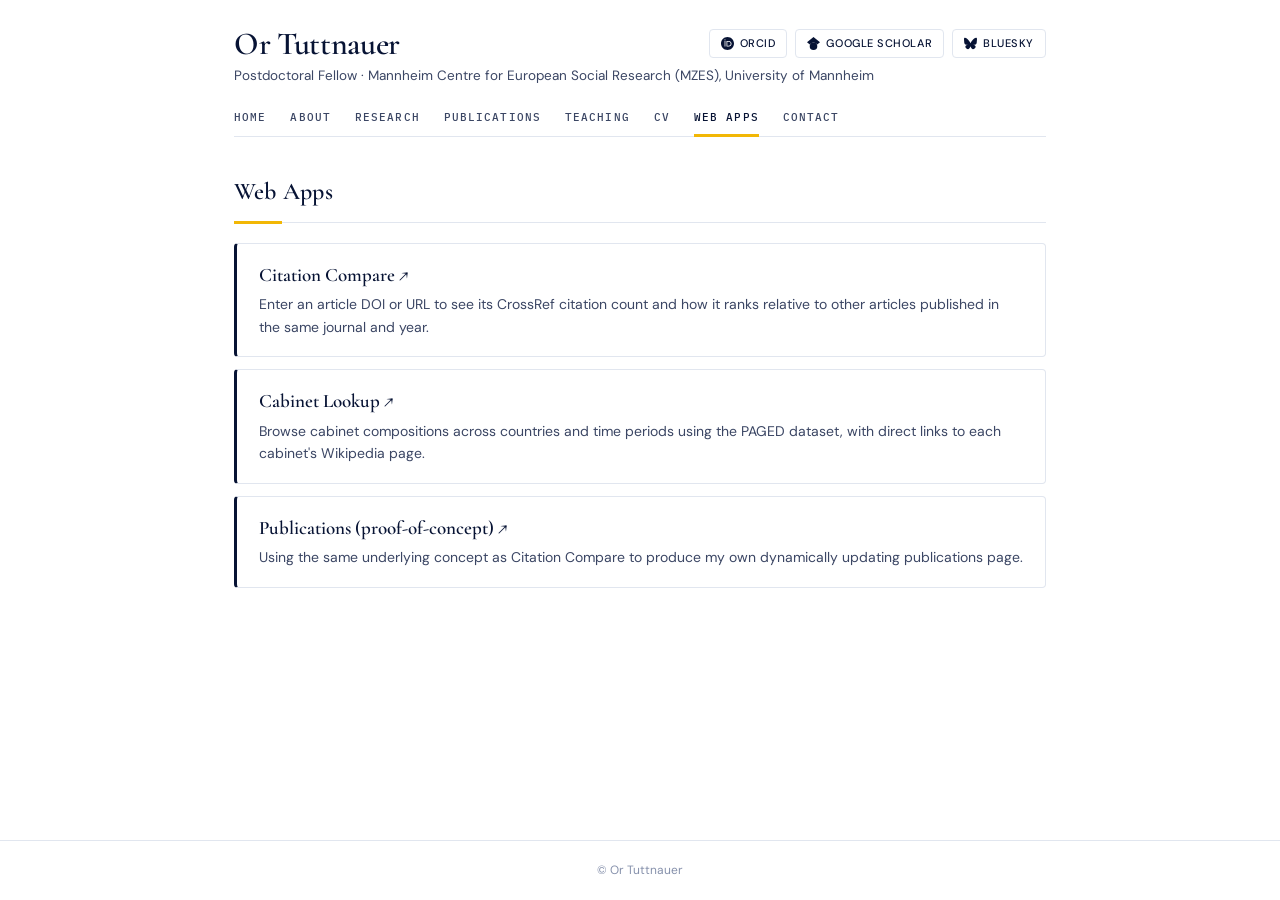
<file: web-apps/index.html>
<!DOCTYPE html>
<html lang="en">
<head>
<meta charset="UTF-8">
<meta name="viewport" content="width=device-width, initial-scale=1.0">
<title>Web Apps — Or Tuttnauer</title>
<meta name="description" content="Or Tuttnauer, political scientist — comparative democracy research, party competition, and electoral behaviour.">
<link rel="preconnect" href="https://fonts.googleapis.com">
<link rel="preconnect" href="https://fonts.gstatic.com" crossorigin>
<link href="https://fonts.googleapis.com/css2?family=Cormorant+Garamond:ital,wght@0,300;0,400;0,500;0,600;1,300;1,400;1,500&family=IBM+Plex+Mono:wght@400;500&family=DM+Sans:wght@300;400;500;600&display=swap" rel="stylesheet">
<link rel="stylesheet" href="/assets/style.css">
</head>
<body>
<div class="page-wrap">

  <header class="site-header">
    <a class="name" href="/">Or Tuttnauer</a>
    <p class="subtitle">Postdoctoral Fellow · Mannheim Centre for European Social Research (MZES), University of Mannheim</p>
    <div class="profile-links">
        <a class="profile-link" href="https://orcid.org/0000-0001-7338-3717" target="_blank" rel="noopener"><svg viewBox="0 0 24 24" fill="currentColor" aria-hidden="true"><path d="M12 0C5.372 0 0 5.372 0 12s5.372 12 12 12 12-5.372 12-12S18.628 0 12 0zM7.369 4.378c.525 0 .947.431.947.947s-.422.947-.947.947-.946-.431-.946-.947.421-.947.946-.947zm-.722 3.038h1.444v10.041H6.647V7.416zm3.562 0h3.9c3.712 0 5.344 2.653 5.344 5.025 0 2.578-2.016 5.016-5.325 5.016h-3.919V7.416zm1.444 1.303v7.444h2.297c3.272 0 3.862-2.203 3.862-3.722 0-2.016-1.116-3.722-3.781-3.722h-2.378z"/></svg> ORCID</a>
        <a class="profile-link" href="https://scholar.google.com/citations?user=W1PkZGIAAAAJ" target="_blank" rel="noopener"><svg viewBox="0 0 24 24" fill="currentColor" aria-hidden="true"><path d="M5.242 13.769L0 9.5 12 0l12 9.5-5.242 4.269C17.548 11.249 14.978 9.5 12 9.5c-2.977 0-5.548 1.748-6.758 4.269zM12 10a7 7 0 1 0 0 14 7 7 0 0 0 0-14z"/></svg> Google Scholar</a>
        <a class="profile-link" href="https://bsky.app/profile/ortuttnauer.com" target="_blank" rel="noopener"><svg viewBox="0 0 24 24" fill="currentColor" aria-hidden="true"><path d="M5.2 2.9C7.9 4.9 10.9 9.1 12 11.4c1.1-2.3 4.1-6.5 6.8-8.5 2-1.5 5.2-2.6 5.2 1 0 .7-.4 6.1-.6 7-.8 3.1-4 3.9-6.8 3.4 4.9.8 6.2 3.6 3.5 6.4-5.1 5.2-7.3-1.3-7.9-3-.1-.3-.2-.5-.2-.3 0-.2-.1 0-.2.3-.6 1.7-2.8 8.2-7.9 3-2.7-2.8-1.4-5.6 3.5-6.4-2.8.5-6-.3-6.8-3.4C.4 10 0 4.6 0 3.9c0-3.6 3.2-2.5 5.2-1z"/></svg> Bluesky</a>
      </div>
    <nav class="site-nav" aria-label="Main">
        <a href="/">Home</a>
        <a href="/about/">About</a>
        <a href="/research/">Research</a>
        <a href="/publications/">Publications</a>
        <a href="/teaching/">Teaching</a>
        <a href="/cv/">CV</a>
        <a href="/web-apps/" aria-current="page">Web Apps</a>
        <a href="/contact/">Contact</a>
    </nav>
  </header>

  <main>
<h1 class="section-title">Web Apps</h1>
    <div class="card-list">
      <div class="card">
        <div class="card-title"><a href="https://ortutt.github.io/citation-compare/" target="_blank" rel="noopener">Citation Compare ↗</a></div>
        <p>Enter an article DOI or URL to see its CrossRef citation count and how it ranks relative to other articles published in the same journal and year.</p>
      </div>
      <div class="card">
        <div class="card-title"><a href="https://tuttnauer.shinyapps.io/CabinetLookup/" target="_blank" rel="noopener">Cabinet Lookup ↗</a></div>
        <p>Browse cabinet compositions across countries and time periods using the PAGED dataset, with direct links to each cabinet's Wikipedia page.</p>
      </div>
      <div class="card">
        <div class="card-title"><a href="https://ortutt.github.io/publications/" target="_blank" rel="noopener">Publications (proof-of-concept) ↗</a></div>
        <p>Using the same underlying concept as Citation Compare to produce my own dynamically updating publications page.</p>
      </div>
    </div>
  </main>

</div>

<footer class="page-footer">
  © Or Tuttnauer
</footer>
</body>
</html>
</file>
<file: assets/style.css>
/* Or Tuttnauer — site styles (matches ortutt/publications) */
:root {
  --bg:        #ffffff;
  --surface:   #ffffff;
  --tint:      #f4f6fa;
  --border:    #e1e6ef;
  --text:      #0b1530;
  --muted:     #3b4664;
  --faint:     #8590ab;
  --navy:      #071334;
  --navy-2:    #0d1f4d;
  --accent:    #132d6b;
  --gold:      #f2b705;
  --gold-dark: #a67c00;
  --on-navy:   #c9d2e6;
}

*, *::before, *::after { box-sizing: border-box; margin: 0; padding: 0; }

body {
  background: var(--bg);
  color: var(--text);
  font-family: 'DM Sans', sans-serif;
  font-size: 15px;
  line-height: 1.6;
  min-height: 100vh;
  display: flex;
  flex-direction: column;
  overflow-x: hidden;
}

a { color: var(--accent); text-decoration: none; }
a:hover { text-decoration: underline; }

/* ── Layout ── */
.page-wrap {
  max-width: 860px;
  width: 100%;
  margin: 0 auto;
  padding: 0 24px 80px;
  flex: 1;
}

/* ── Header (shared with ortutt.github.io) ── */
.site-header {
  padding: 26px 0 0;
  margin-bottom: 36px;
  border-bottom: 1px solid var(--border);
  display: grid;
  grid-template-columns: 1fr auto;
  grid-template-areas:
    "name     links"
    "subtitle subtitle"
    "nav      nav";
  column-gap: 24px;
  align-items: center;
}

.site-header .name,
.site-header h1 {
  grid-area: name;
  font-family: 'Cormorant Garamond', serif;
  font-size: 32px;
  font-weight: 600;
  line-height: 1.1;
  letter-spacing: -0.01em;
  color: var(--navy);
  margin: 0;
  justify-self: start;
}
.site-header h1 a { color: inherit; text-decoration: none; }
.site-header .name:hover,
.site-header h1 a:hover { color: var(--accent); text-decoration: none; }

.site-header .subtitle {
  grid-area: subtitle;
  font-size: 13.5px;
  color: var(--muted);
  margin: 4px 0 14px;
}

.profile-links {
  grid-area: links;
  display: flex;
  flex-wrap: wrap;
  justify-content: flex-end;
  gap: 8px;
  align-items: center;
}

.profile-link {
  display: inline-flex;
  align-items: center;
  gap: 6px;
  font-size: 11px;
  font-weight: 500;
  letter-spacing: 0.05em;
  text-transform: uppercase;
  text-decoration: none;
  padding: 5px 11px;
  border-radius: 4px;
  border: 1px solid var(--border);
  color: var(--navy);
  background: var(--surface);
  transition: all 0.15s;
}
.profile-link:hover { border-color: var(--gold); color: var(--navy); text-decoration: none; box-shadow: inset 0 -2px 0 var(--gold); }
.profile-link svg { width: 13px; height: 13px; flex-shrink: 0; }

/* ── Navigation ── */
.site-nav {
  grid-area: nav;
  display: flex;
  flex-wrap: wrap;
  gap: 0 24px;
}
.site-nav a {
  font-family: 'IBM Plex Mono', monospace;
  font-size: 11px;
  font-weight: 500;
  letter-spacing: 0.1em;
  text-transform: uppercase;
  text-decoration: none;
  color: var(--muted);
  padding: 8px 0;
  border-bottom: 3px solid transparent;
  margin-bottom: -1px;
  transition: color 0.15s, border-color 0.15s;
}
.site-nav a:hover { color: var(--navy); text-decoration: none; }
.site-nav a[aria-current="page"] { color: var(--navy); border-bottom-color: var(--gold); }

@media (max-width: 640px) {
  .site-header {
    grid-template-columns: 1fr;
    grid-template-areas: "name" "subtitle" "links" "nav";
  }
  .profile-links { justify-content: flex-start; margin-bottom: 12px; }
}

/* ── Sections & text ── */
.page-title {
  font-family: 'Cormorant Garamond', serif;
  font-size: 28px;
  font-weight: 600;
  color: var(--navy);
  letter-spacing: 0.01em;
  margin-bottom: 6px;
}
.page-intro {
  font-size: 13px;
  color: var(--faint);
  font-style: italic;
  margin: -8px 0 20px;
}

.section { margin-bottom: 48px; }

.section-title {
  font-family: 'Cormorant Garamond', serif;
  font-size: 24px;
  font-weight: 600;
  letter-spacing: 0.01em;
  color: var(--navy);
  margin-bottom: 20px;
  padding-bottom: 10px;
  border-bottom: 1px solid var(--border);
  position: relative;
}
.section-title::after {
  content: '';
  position: absolute;
  left: 0;
  bottom: -2px;
  width: 48px;
  height: 3px;
  background: var(--gold);
}

.prose p { margin-bottom: 1em; color: var(--text); }
.prose p:last-child { margin-bottom: 0; }
.prose em { font-style: italic; }
.prose ol, .prose ul { margin: 0 0 1em 1.4em; }
.prose li { margin-bottom: 0.3em; }

.dates {
  font-family: 'IBM Plex Mono', monospace;
  font-size: 12px;
  color: var(--gold-dark);
  margin-bottom: 14px !important;
}

/* ── Home: portrait + intro ── */
.intro {
  display: grid;
  grid-template-columns: 220px 1fr;
  gap: 36px;
  align-items: start;
}
.portrait {
  box-shadow: 6px 6px 0 var(--gold);
  width: 100%;
  aspect-ratio: 4 / 5;
  object-fit: cover;
  border-radius: 4px;
  border: 1px solid var(--border);
  background: var(--surface);
}
.closing-note {
  font-size: 14px;
  color: var(--muted);
}

/* ── Card list (projects, teaching, apps) ── */
.card-list { display: flex; flex-direction: column; gap: 12px; }

.card {
  background: var(--surface);
  border: 1px solid var(--border);
  border-left: 3px solid var(--navy);
  border-radius: 4px;
  padding: 18px 22px;
  transition: border-color 0.15s;
}
.card:hover { border-left-color: var(--gold); }

.card-title {
  font-family: 'Cormorant Garamond', serif;
  font-size: 19px;
  font-weight: 500;
  line-height: 1.35;
  color: var(--navy);
  font-weight: 600;
  margin-bottom: 6px;
}
.card-title a { color: inherit; }
.card-title a:hover { color: var(--accent); text-decoration: none; }

.card-tag {
  font-family: 'IBM Plex Mono', monospace;
  font-size: 10px;
  letter-spacing: 0.08em;
  text-transform: uppercase;
  color: var(--faint);
  margin-left: 8px;
  white-space: nowrap;
}

.card p { font-size: 14px; color: var(--muted); }
.card p + p { margin-top: 8px; }

.link-mono {
  font-family: 'IBM Plex Mono', monospace;
  font-size: 11px;
  letter-spacing: 0.06em;
  text-transform: uppercase;
}

/* ── Collapsible projects (<details>) ── */
details.card { padding: 0; }
details.card > summary {
  list-style: none;
  cursor: pointer;
  padding: 18px 50px 18px 22px;
  position: relative;
  font-family: 'Cormorant Garamond', serif;
  font-size: 19px;
  font-weight: 600;
  line-height: 1.35;
  color: var(--navy);
  transition: color 0.15s;
}
details.card > summary::-webkit-details-marker { display: none; }
details.card > summary::after {
  content: '+';
  position: absolute;
  right: 22px;
  top: 50%;
  transform: translateY(-50%);
  font-family: 'IBM Plex Mono', monospace;
  font-size: 18px;
  color: var(--gold-dark);
}
details.card[open] { border-left-color: var(--gold); }
details.card[open] > summary::after { content: '−'; color: var(--gold-dark); }
details.card > summary:hover { color: var(--accent); }
details.card[open] > summary { border-bottom: 1px solid var(--border); }
details.card > .prose { padding: 18px 22px 22px; font-size: 14.5px; }

/* ── Contact / CV ── */
.contact-row {
  display: flex;
  gap: 16px;
  align-items: baseline;
  padding: 14px 0;
  border-bottom: 1px solid var(--border);
}
.contact-row:last-child { border-bottom: none; }
.contact-label {
  font-family: 'IBM Plex Mono', monospace;
  font-size: 10px;
  letter-spacing: 0.1em;
  text-transform: uppercase;
  color: var(--faint);
  width: 80px;
  flex-shrink: 0;
}

.button {
  display: inline-flex;
  align-items: center;
  gap: 8px;
  font-size: 12px;
  font-weight: 500;
  letter-spacing: 0.04em;
  text-transform: uppercase;
  padding: 10px 18px;
  border-radius: 4px;
  border: 1px solid var(--navy);
  color: #ffffff;
  background: var(--navy);
  transition: all 0.15s;
}
.button:hover { background: var(--gold); border-color: var(--gold); color: var(--navy); text-decoration: none; }

/* ── CV page ── */
.cv-current {
  display: flex;
  flex-wrap: wrap;
  align-items: center;
  justify-content: space-between;
  gap: 12px 24px;
  background: var(--tint);
  border-left: 3px solid var(--gold);
  border-radius: 4px;
  padding: 14px 18px;
  margin-bottom: 20px;
}
.cv-current p { font-size: 14px; color: var(--muted); margin: 0; flex: 1 1 320px; }
.cv-frame {
  display: block;
  width: 100%;
  height: 85vh;
  min-height: 600px;
  border: 1px solid var(--border);
  border-radius: 4px;
  background: var(--tint);
}
.cv-fallback { padding: 24px; font-size: 14px; color: var(--muted); }
@media (max-width: 640px) { .cv-frame { height: 70vh; min-height: 420px; } }

/* ── Footer ── */
.page-footer {
  text-align: center;
  padding: 20px;
  font-size: 12px;
  color: var(--faint);
  border-top: 1px solid var(--border);
}

@media (max-width: 640px) {
  .intro { grid-template-columns: 1fr; }
  .portrait {
  box-shadow: 6px 6px 0 var(--gold); max-width: 220px; }
  .site-nav { gap: 0 18px; }
}
</file>
